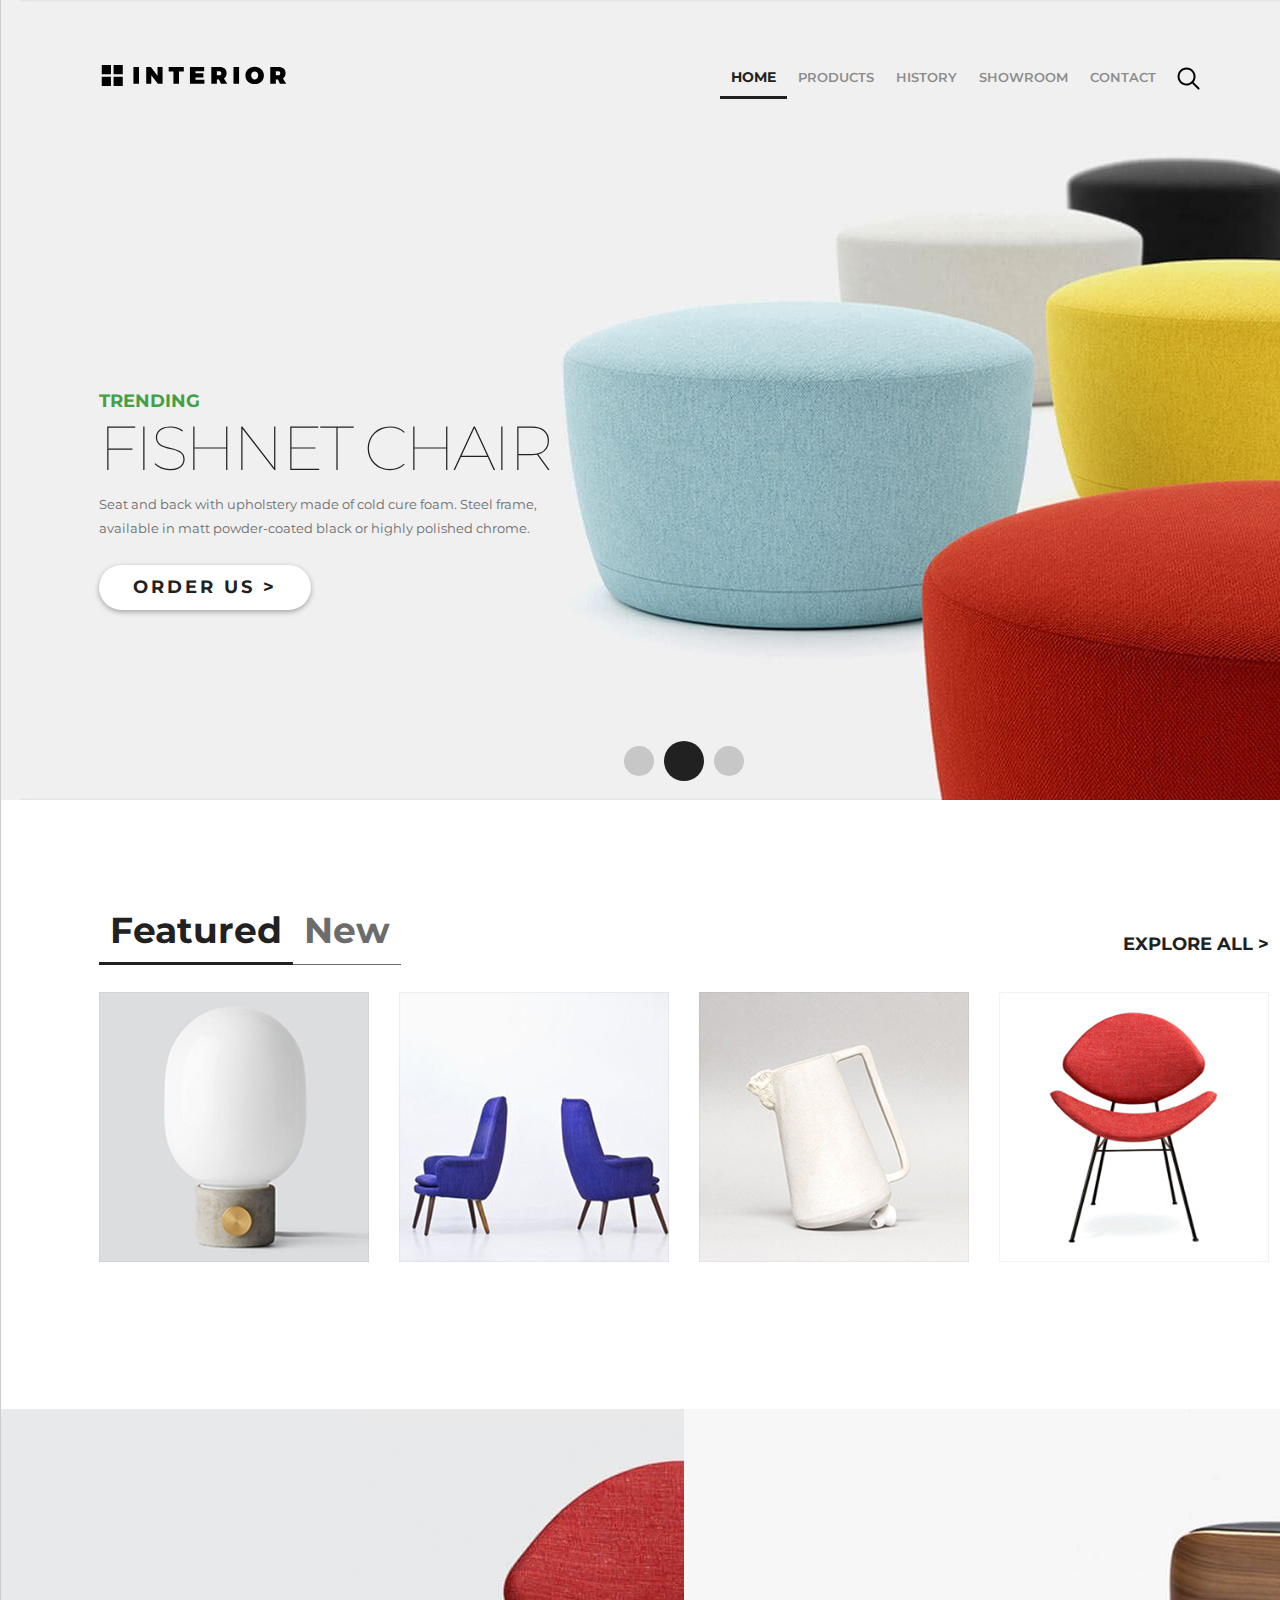
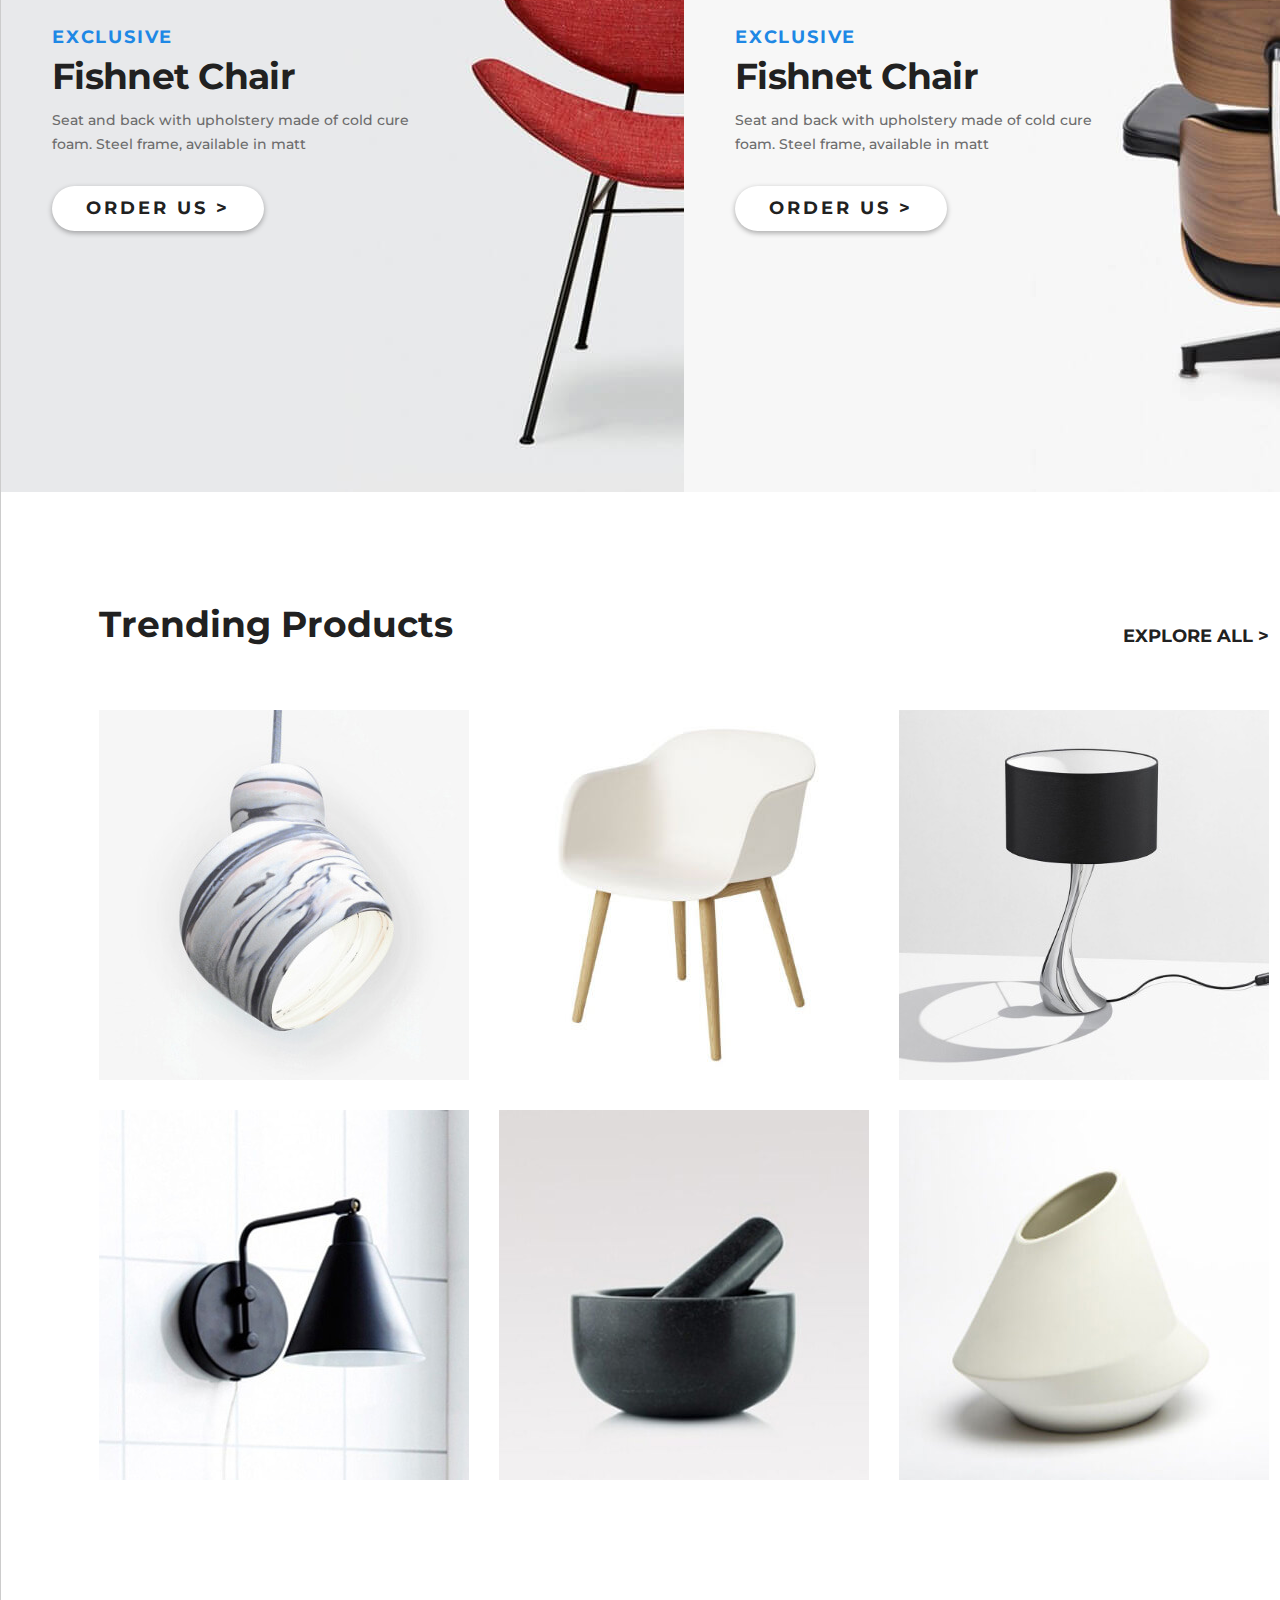
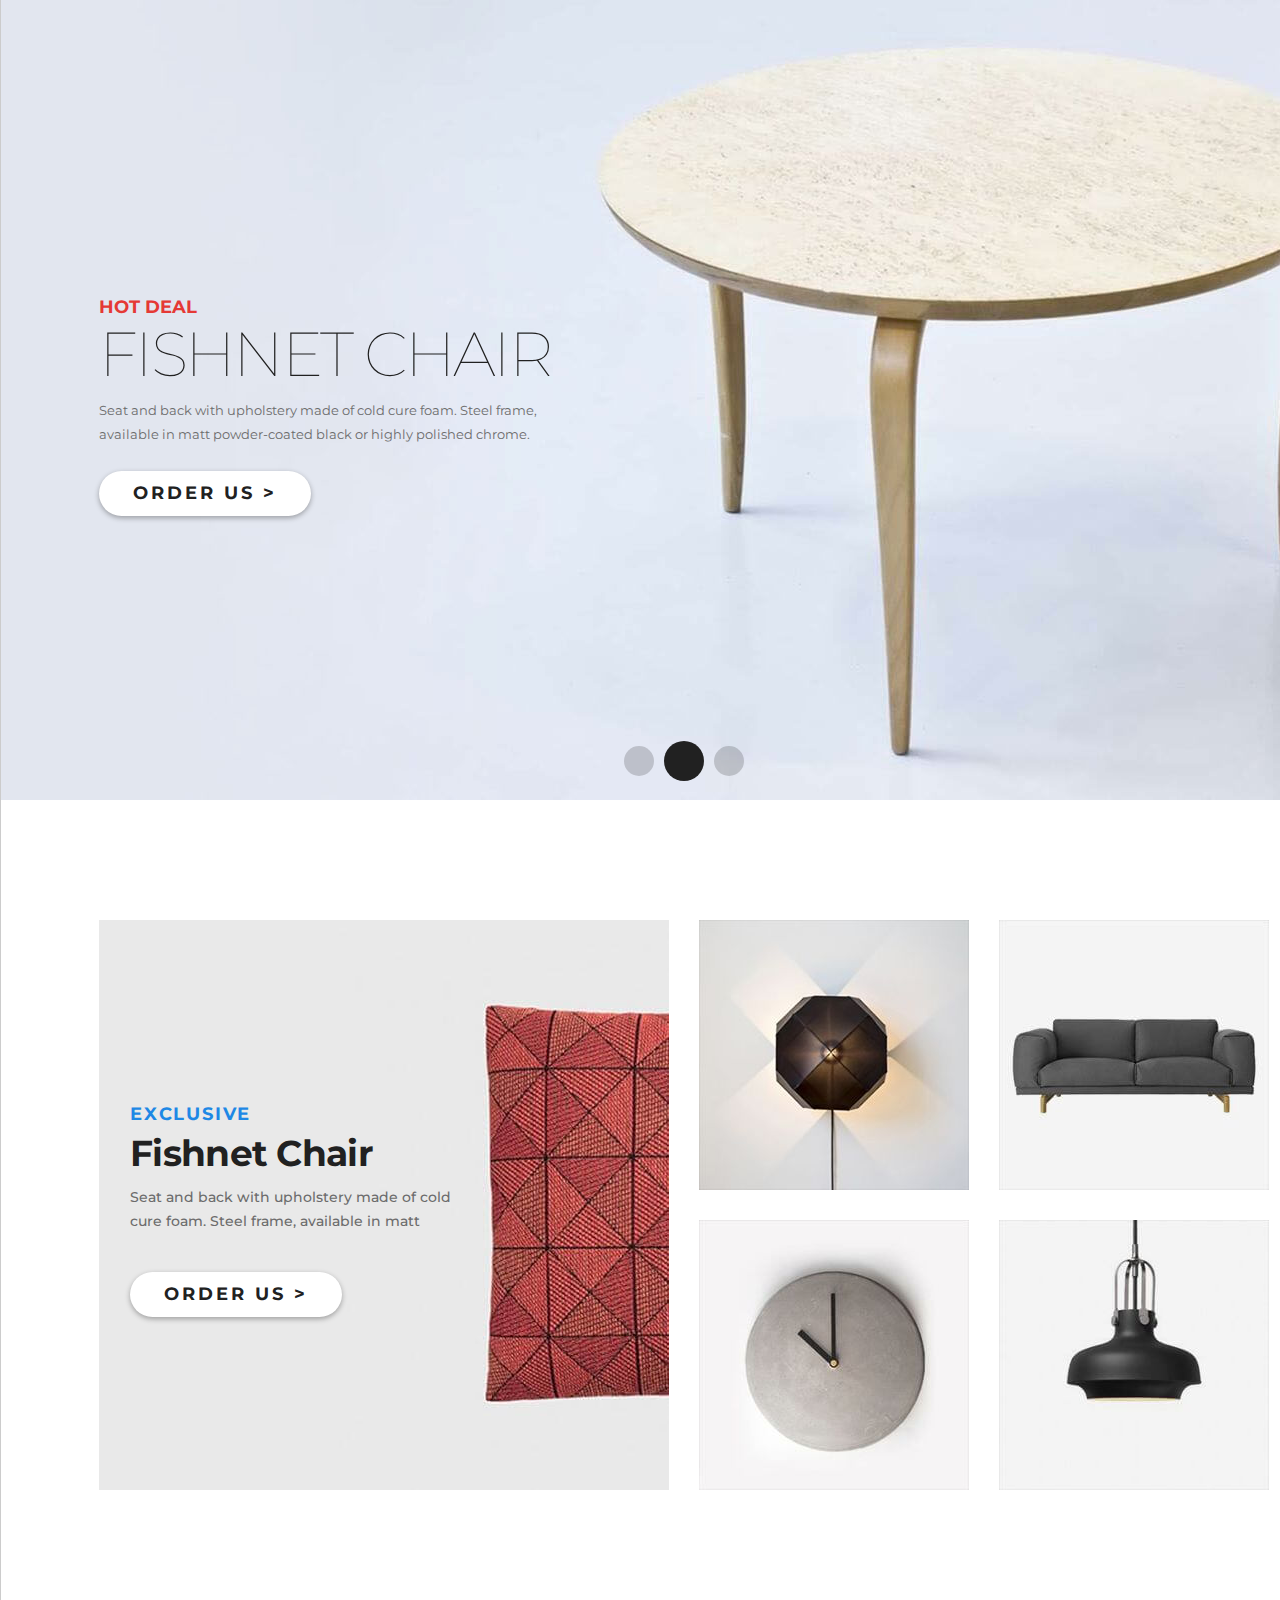
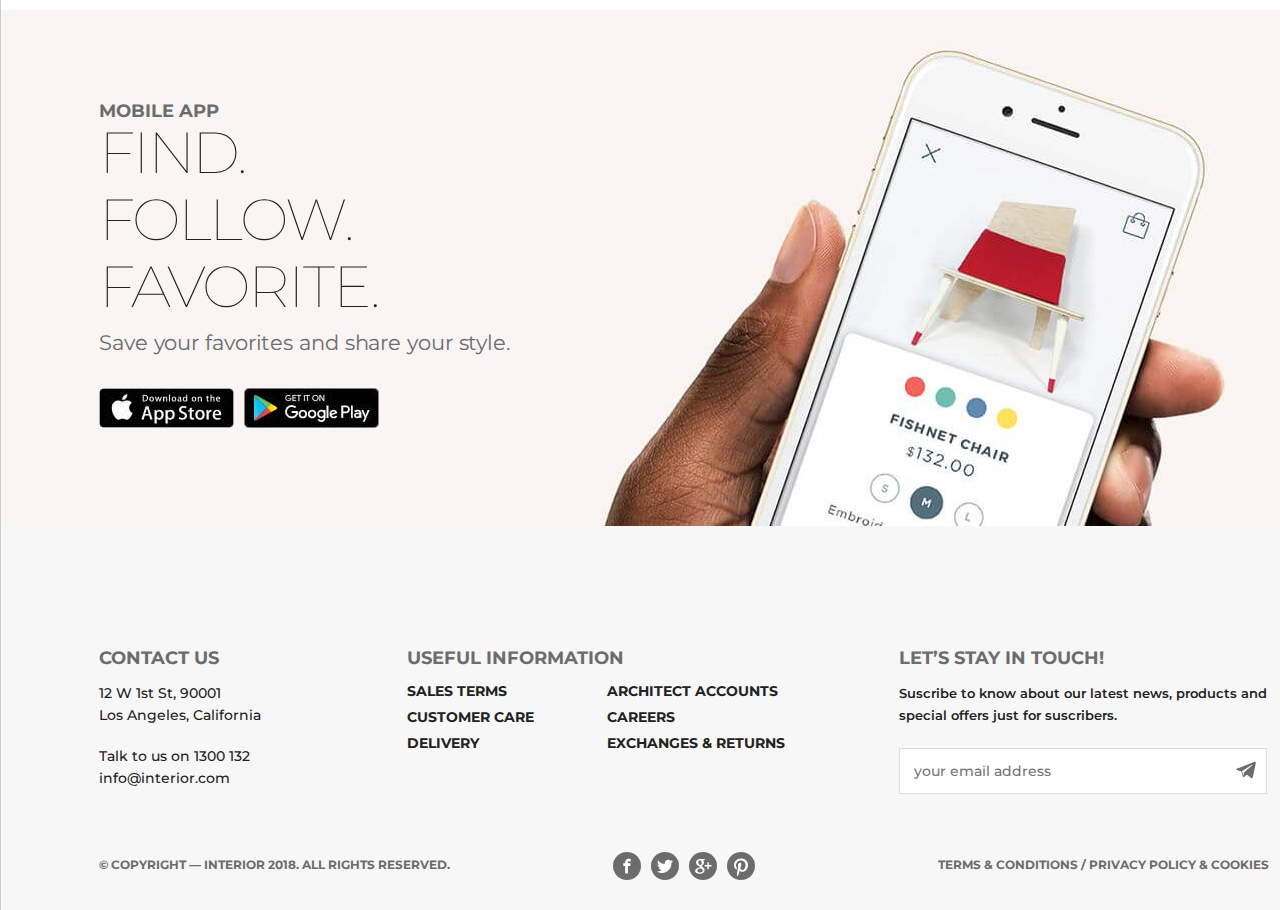
<file: index.html>
<!DOCTYPE html>
<html lang="en">

<head>
    <meta charset="UTF-8" />
    <meta property="og:type" content="website" />
    <meta name="Vic Novosad" property="og:title" content="Vic Novosad an example of my HTML/CSS page layout" />
    <meta name="image" property="og:image" content="https://interior.novostar.dev/img/frontpage.jpg" />
    <meta name="description" property="og:description" content="Vic Novosad an example of my HTML/CSS page layout" />
    <meta name="author" content="Vic Novosad" />
    <title>Interior</title>
    <link rel="stylesheet" href="reset_style.css">
    <link rel="stylesheet" href="style.css"> 
    <link rel="icon" href="img/favicon.png" type="image/x-icon" />
</head>

<body>
    <div class="container">
        <div class="content">
            <div class="slider padding-site">
                <header class="header">
                    <a href="index.html" class="logo"> <img src="img/Logo.svg" alt="logo"> </a>
                    <nav class="top-menu">
                        <ul class="menu">
                            <li><a class="active-link" href="index.html">HOME</a></li>
                            <li><a href="products.html">PRODUCTS</a></li>
                            <li><a href="#">HISTORY</a></li>
                            <li><a href="product-deails.html">SHOWROOM</a></li>
                            <li><a href="contact.html">CONTACT</a></li>
                        </ul>
                        <a href="#" class="search"> <img src="img/search.svg" alt="search"> </a>
                    </nav>
                </header>
                <article class="slider-text">
                    <h4>TRENDING</h4>
                    <h2>Fishnet Chair</h2>
                    <p>Seat and back with upholstery made of&nbsp;cold cure foam. Steel frame, available in&nbsp;matt powder-coated black or&nbsp;highly polished chrome.</p> <a class="button" href="#">Order Us &gt;</a> </article>
                <div class="pagination">
                    <div class="circle"></div>
                    <div class="circle active-circle"></div>
                    <div class="circle"></div>
                </div>
            </div>
            <div class="featured padding-site">
                <div class="featured-links">
                    <ul class="menu">
                        <li> <a class="active-link" href="#">Featured</a> </li>
                        <li> <a href="#">New</a> </li>
                    </ul> <a class="explore" href="#">explore all &gt;</a> </div>
                <div class="products">
                    <div class="product"> <img src="img/product-1.jpg" alt="product photo">
                        <article class="product-hover">
                            <a class="circle-button" href="#"><img src="img/arrow.svg" alt="arrow"></a>
                            <h4>Fishnet Chair</h4>
                            <p>Seat and back with upholstery made of&nbsp;cold cure foam.</p>
                        </article>
                    </div>
                    <div class="product"> <img src="img/product-2.jpg" alt="product photo">
                        <article class="product-hover">
                            <a class="circle-button" href="#"><img src="img/arrow.svg" alt="arrow"></a>
                            <h4>Fishnet Chair</h4>
                            <p>Seat and back with upholstery made of&nbsp;cold cure foam.</p>
                        </article>
                    </div>
                    <div class="product"> <img src="img/product-3.jpg" alt="product photo">
                        <article class="product-hover">
                            <a class="circle-button" href="#"><img src="img/arrow.svg" alt="arrow"></a>
                            <h4>Fishnet Chair</h4>
                            <p>Seat and back with upholstery made of&nbsp;cold cure foam.</p>
                        </article>
                    </div>
                    <div class="product"> <img src="img/product-4.jpg" alt="product photo">
                        <article class="product-hover">
                            <a class="circle-button" href="#"><img src="img/arrow.svg" alt="arrow"></a>
                            <h4>Fishnet Chair</h4>
                            <p>Seat and back with upholstery made of&nbsp;cold cure foam.</p>
                        </article>
                    </div>
                </div>
            </div>
            <div class="exclusive">
                <article class="left-ex">
                    <h4>exclusive</h4>
                    <h2>Fishnet Chair</h2>
                    <p>Seat and back with upholstery made of&nbsp;cold cure foam. Steel frame, available in&nbsp;matt</p> <a class="button" href="#">Order Us &gt;</a> </article>
                <article class="right-ex">
                    <h4>exclusive</h4>
                    <h2>Fishnet Chair</h2>
                    <p>Seat and back with upholstery made of&nbsp;cold cure foam. Steel frame, available in&nbsp;matt</p> <a class="button" href="#">Order Us &gt;</a> </article>
            </div>
            <section class="product-trending padding-site">
                <div class="titles">
                    <div>Trending Products</div> <a class="explore" href="#">explore all &gt;</a> </div>
                <div class="products">
                    <div class="line">
                        <a href="#" class="product"> <img src="img/product-11.jpg" alt="product photo"> </a>
                        <a href="#" class="product"> <img src="img/product-12.jpg" alt="product photo"> </a>
                        <a href="#" class="product"> <img src="img/product-13.jpg" alt="product photo"> </a>
                    </div>
                    <div class="line">
                        <a href="#" class="product"> <img src="img/product-14.jpg" alt="product photo"> </a>
                        <a href="#" class="product"> <img src="img/product-15.jpg" alt="product photo"> </a>
                        <a href="#" class="product"> <img src="img/product-16.jpg" alt="product photo"> </a>
                    </div>
                </div>
            </section>
            <div class="slider2 padding-site">
                <article class="slider-text">
                    <h4>Hot deal</h4>
                    <h2>Fishnet Chair</h2>
                    <p>Seat and back with upholstery made of&nbsp;cold cure foam. Steel frame, available in&nbsp;matt powder-coated black or&nbsp;highly polished chrome.</p> <a class="button" href="#">Order Us &gt;</a> </article>
                <div class="pagination">
                    <div class="circle"></div>
                    <div class="circle active-circle"></div>
                    <div class="circle"></div>
                </div>
            </div>
            <div class="exclusive-block padding-site">
                <article class="big-ex">
                    <h4>exclusive</h4>
                    <h2>Fishnet Chair</h2>
                    <p>Seat and back with upholstery made of&nbsp;cold cure foam. Steel frame, available in&nbsp;matt</p> <a class="button" href="#">Order Us &gt;</a> </article>
                <div class="products">
                    <a href="#" class="product"> <img src="img/product-22-sm.jpg" alt="product photo"> </a>
                    <a href="#" class="product"> <img src="img/product-23-sm.jpg" alt="product photo"> </a>
                    <a href="#" class="product"> <img src="img/product-24-sm.jpg" alt="product photo"> </a>
                    <a href="#" class="product"> <img src="img/product-25-sm.jpg" alt="product photo"> </a>
                </div>
            </div>
            <section class="mobile-app">
                <article class="text-block padding-site">
                    <h4>mobile app</h4>
                    <h2>Find. Follow. Favorite.</h2>
                    <p>Save your favorites and share your style.</p>
                    <a href="#"><img src="img/app-store.jpg" alt="app store"></a>
                    <a href="#"><img src="img/google-play.jpg" alt="google play"></a>
                </article>
            </section>
        </div>
        <footer>
            <div class="info padding-site">
                <article class="contact">
                    <h4>Contact Us</h4>
                    <p>12 W 1st St, 90001<br>Los Angeles, California</p>
                    <p>Talk to&nbsp;us on&nbsp;1300&nbsp;132 info@interior.com</p>
                </article>
                <article class="useful-info">
                    <h4>Useful Information</h4>
                    <nav class="links">
                        <div class="left"> <a href="#">Sales terms</a> <a href="#">Customer care</a> <a href="#">Delivery</a> </div>
                        <div class="right"> <a href="#">Architect accounts</a> <a href="#">Careers</a> <a href="#">Exchanges &amp;&nbsp;returns</a> </div>
                    </nav>
                </article>
                <article class="stay-touch">
                    <h4>Let&rsquo;s Stay in&nbsp;Touch!</h4>
                    <p>Suscribe to&nbsp;know about our latest news, products and special offers just for suscribers.</p>
                    <form action="#">
                        <input type="email" placeholder="your email address" id="email">
                        <button> <img src="img/telegram.svg" alt="telegram button"> </button>
                    </form>
                </article>
            </div>
            <div class="copyright padding-site">
                <h5>&copy;&nbsp;Copyright&nbsp;&mdash; INTERIOR 2018. All Rights Reserved.</h5>
                <div class="social-links">
                    <a href="#" class="circle"><img src="img/facebook.svg" alt="facebook"></a>
                    <a href="#" class="circle"><img src="img/twitter.svg" alt="twitter"></a>
                    <a href="#" class="circle"><img src="img/google-plus.svg" alt="google plus"></a>
                    <a href="#" class="circle"><img src="img/pinterest.svg" alt="pinterest"></a>
                </div>
                <h5 class="terms">Terms &amp;&nbsp;Conditions&nbsp;/ Privacy policy &amp;&nbsp;Cookies</h5> </div>
        </footer>
    </div>
</body>

</html>
</file>
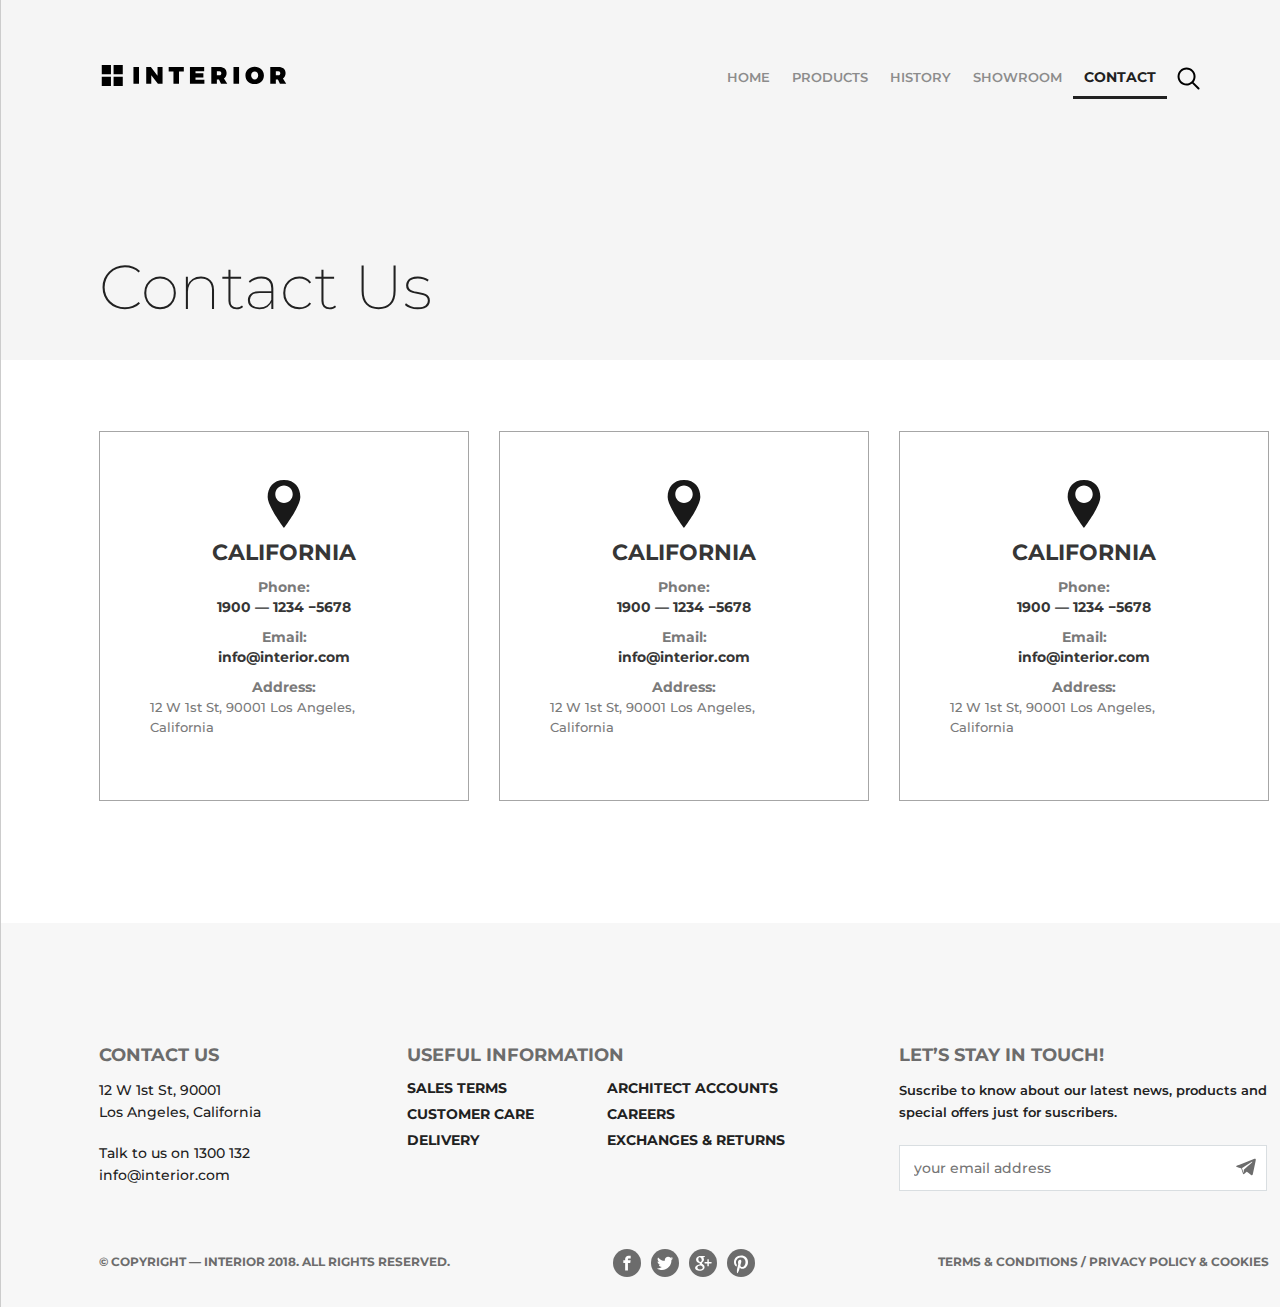
<file: contact.html>
<!DOCTYPE html>
<html lang="en">

<head>
    <meta charset="UTF-8">
    <title>Document</title>
    <link rel="stylesheet" href="reset_style.css">
    <link rel="stylesheet" href="style.css"> </head>

<body>
    <div class="container">
        <div class="content">
            <div class="header2 padding-site">
                <header class="header">
                    <a href="index.html" class="logo"> <img src="img/Logo.svg" alt="logo"> </a>
                    <nav class="top-menu">
                        <ul class="menu">
                            <li><a href="index.html">HOME</a></li>
                            <li><a href="products.html">PRODUCTS</a></li>
                            <li><a href="#">HISTORY</a></li>
                            <li><a href="product-deails.html">SHOWROOM</a></li>
                            <li><a class="active-link" href="contact.html">CONTACT</a></li>
                        </ul>
                        <a href="#" class="search"> <img src="img/search.svg" alt="search"> </a>
                    </nav>
                </header>
                <article class="text">
                    <h2>Contact Us</h2> </article>
            </div>
            <section class="contacts line padding-site">
                <article class="line">
                    <div> <img src="img/map-pin.svg" alt="map pin">
                        <h3>California</h3>
                        <div>
                            <h4>Phone:</h4>
                            <h5>1900&nbsp;&mdash; 1234 &minus;5678</h5> </div>
                        <div>
                            <h4>Email:</h4>
                            <h5>info@interior.com</h5> </div>
                        <div>
                            <h4>Address:</h4>
                            <p>12&nbsp;W 1st St, 90001 Los Angeles, California</p>
                        </div>
                    </div>
                </article>
                <article class="line">
                    <div> <img src="img/map-pin.svg" alt="map pin">
                        <h3>California</h3>
                        <div>
                            <h4>Phone:</h4>
                            <h5>1900&nbsp;&mdash; 1234 &minus;5678</h5> </div>
                        <div>
                            <h4>Email:</h4>
                            <h5>info@interior.com</h5> </div>
                        <div>
                            <h4>Address:</h4>
                            <p>12&nbsp;W 1st St, 90001 Los Angeles, California</p>
                        </div>
                    </div>
                </article>
                <article class="line">
                    <div> <img src="img/map-pin.svg" alt="map pin">
                        <h3>California</h3>
                        <div>
                            <h4>Phone:</h4>
                            <h5>1900&nbsp;&mdash; 1234 &minus;5678</h5> </div>
                        <div>
                            <h4>Email:</h4>
                            <h5>info@interior.com</h5> </div>
                        <div>
                            <h4>Address:</h4>
                            <p>12&nbsp;W 1st St, 90001 Los Angeles, California</p>
                        </div>
                    </div>
                </article>
            </section>
        </div>
        <footer>
            <div class="info padding-site">
                <article class="contact">
                    <h4>Contact Us</h4>
                    <p>12 W 1st St, 90001<br>Los Angeles, California</p>
                    <p>Talk to&nbsp;us on&nbsp;1300&nbsp;132 info@interior.com</p>
                </article>
                <article class="useful-info">
                    <h4>Useful Information</h4>
                    <nav class="links">
                        <div class="left"> <a href="#">Sales terms</a> <a href="#">Customer care</a> <a href="#">Delivery</a> </div>
                        <div class="right"> <a href="#">Architect accounts</a> <a href="#">Careers</a> <a href="#">Exchanges &amp;&nbsp;returns</a> </div>
                    </nav>
                </article>
                <article class="stay-touch">
                    <h4>Let&rsquo;s Stay in&nbsp;Touch!</h4>
                    <p>Suscribe to&nbsp;know about our latest news, products and special offers just for suscribers.</p>
                    <form action="#">
                        <input type="email" placeholder="your email address" id="email">
                        <button> <img src="img/telegram.svg" alt="telegram button"> </button>
                    </form>
                </article>
            </div>
            <div class="copyright padding-site">
                <h5>&copy;&nbsp;Copyright&nbsp;&mdash; INTERIOR 2018. All Rights Reserved.</h5>
                <div class="social-links">
                    <a href="#" class="circle"><img src="img/facebook.svg" alt="facebook"></a>
                    <a href="#" class="circle"><img src="img/twitter.svg" alt="twitter"></a>
                    <a href="#" class="circle"><img src="img/google-plus.svg" alt="google plus"></a>
                    <a href="#" class="circle"><img src="img/pinterest.svg" alt="pinterest"></a>
                </div>
                <h5 class="terms">Terms &amp;&nbsp;Conditions&nbsp;/ Privacy policy &amp;&nbsp;Cookies</h5> </div>
        </footer>
    </div>
</body>

</html>
</file>
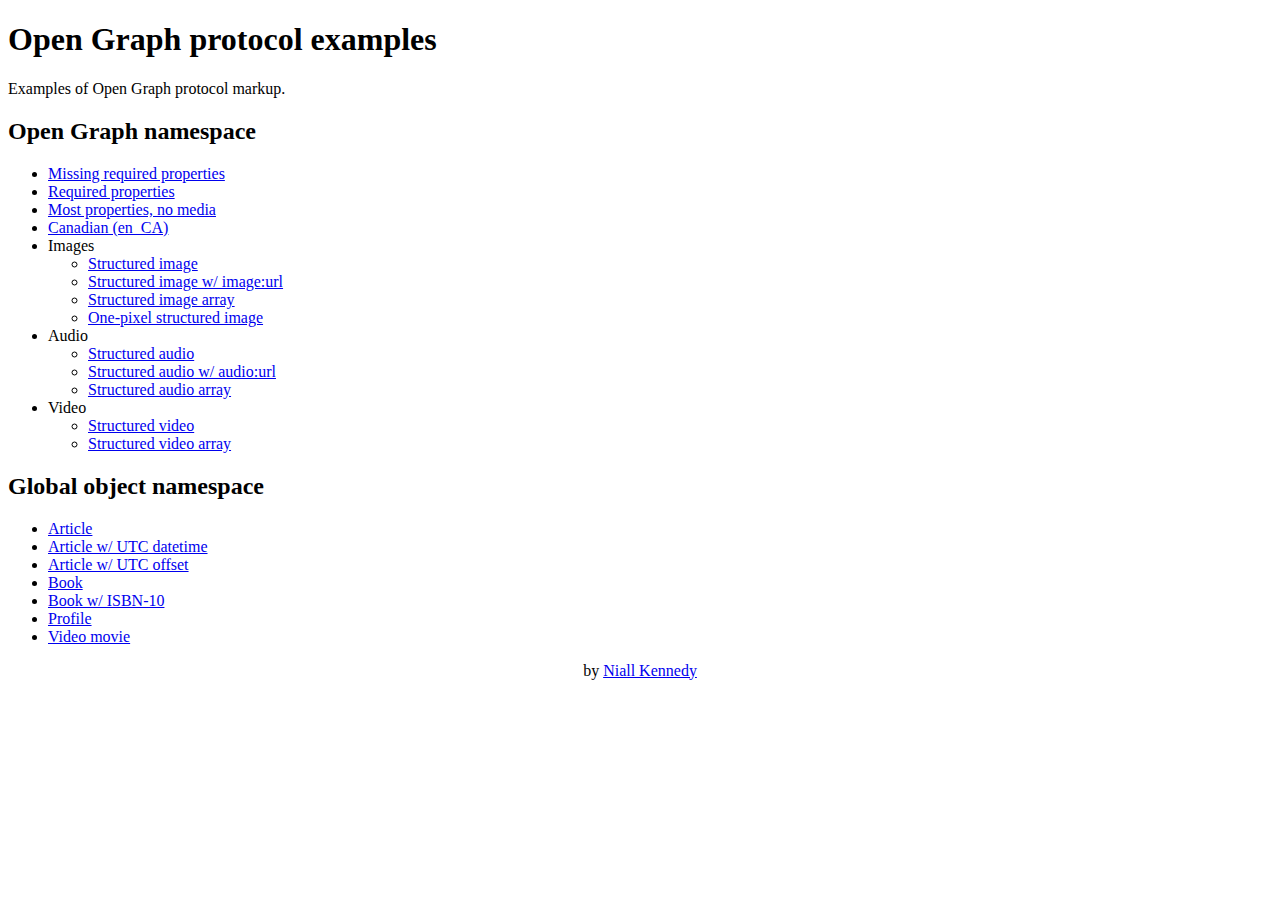
<file: LinkedIn1.html>
<!doctype html>
<html lang="en">
<head prefix="og: http://ogp.me/ns#">
<meta charset="utf-8">
<meta http-equiv="X-UA-Compatible" content="IE=edge,chrome=1">
<title>Open Graph protocol examples</title>
<meta name="description" content="Example HTML documents marked up with Open Graph protocol.">
<meta property="og:description" content="Example HTML documents marked up with Open Graph protocol.">
<meta property="og:type" content="website">
<meta property="og:locale" content="en_US">
<meta property="og:title" content="Open Graph protocol examples">
<meta property="og:site_name" content="Open Graph protocol examples">
<meta property="og:determiner" content="the">
<link rel="canonical" href="http://examples.opengraphprotocol.us/">
<meta property="og:url" content="http://examples.opengraphprotocol.us/">
<meta property="og:image" content="http://examples.opengraphprotocol.us/media/images/logo.png">
<meta property="og:image:secure_url" content="https://d72cgtgi6hvvl.cloudfront.net/media/images/logo.png">
<meta property="og:image:type" content="image/png">
<meta property="og:image:width" content="300">
<meta property="og:image:height" content="300">
<link rel="author" href="http://www.niallkennedy.com/">
<link rel="icon shortcut" type="image/vnd.microsoft.icon" href="/favicon.ico" sizes="16x16">
<link rel="icon" type="image/png" href="/media/images/icon.png" sizes="16x16">
</head>
<body itemscope itemtype="http://schema.org/WebPage">
<header><h1 itemprop="name">Open Graph protocol examples</h1></header>
<div role="main">
<p itemprop="description">Examples of Open Graph protocol markup.</p>

<section id="standard">
<header><h2>Open Graph namespace</h2></header>
<ul>
<li><a href="/min.html">Missing required properties</a></li>
<li><a href="/required.html">Required properties</a></li>
<li><a href="/nomedia.html">Most properties, no media</a></li>
<li><a href="/canadian.html">Canadian (en_CA)</a></li>
<li>Images<ul>
<li><a href="/image.html">Structured image</a></li>
<li><a href="/image-url.html">Structured image w/ image:url</a></li>
<li><a href="/image-array.html">Structured image array</a></li>
<li><a href="/image-toosmall.html">One-pixel structured image</a></li></ul></li>
<li>Audio<ul>
<li><a href="/audio.html">Structured audio</a></li>
<li><a href="/audio-url.html">Structured audio w/ audio:url</a></li>
<li><a href="/audio-array.html">Structured audio array</a></li></ul></li>
<li>Video<ul>
<li><a href="/video.html">Structured video</a></li>
<li><a href="/video-array.html">Structured video array</a></li></ul></li>
</ul>
</section>

<section id="objects">
<header><h2>Global object namespace</h2></header>
<ul>
<li><a href="/article.html">Article</a></li>
<li><a href="/article-utc.html">Article w/ UTC datetime</a></li>
<li><a href="/article-offset.html">Article w/ UTC offset</a></li>
<li><a href="/book.html">Book</a></li>
<li><a href="/book-isbn10.html">Book w/ ISBN-10</a></li>
<li><a href="/profile.html">Profile</a></li>
<li><a href="/video-movie.html">Video movie</a></li>
</ul>
</section>
</div>
<footer style="text-align:center">by <a rel="author" href="http://www.niallkennedy.com/">Niall Kennedy</a></footer>
</body>
</html>
</file>
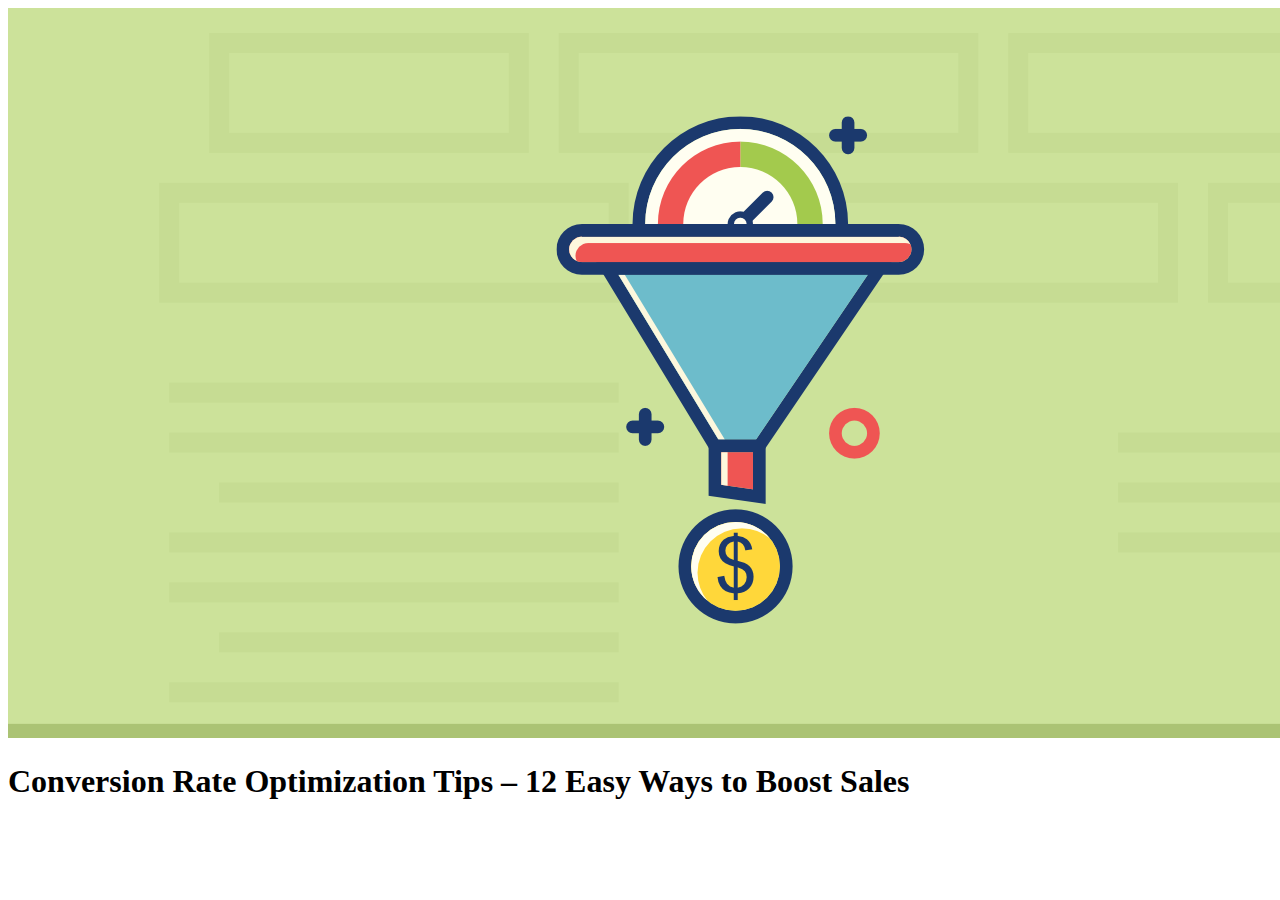
<file: LinkedIn2.html>
<!DOCTYPE html>
<html lang="en">

<head>
    <meta charset="UTF-8">
    <meta property="og:image:secure_url" content="https://kinsta.com/wp-content/uploads/2014/04/conversion-rate-optimization-tips-1.png">
    <title>Document</title>
</head>

<body>
    <div class="container--narrow">
        <div class="pb--40"> <img src="./LinkedIn_files/testpic1.png"> </div>
        <h1 class="heading--huge">Conversion Rate Optimization Tips – 12 Easy Ways to Boost Sales</h1> </div>
</body>

</html>
</file>
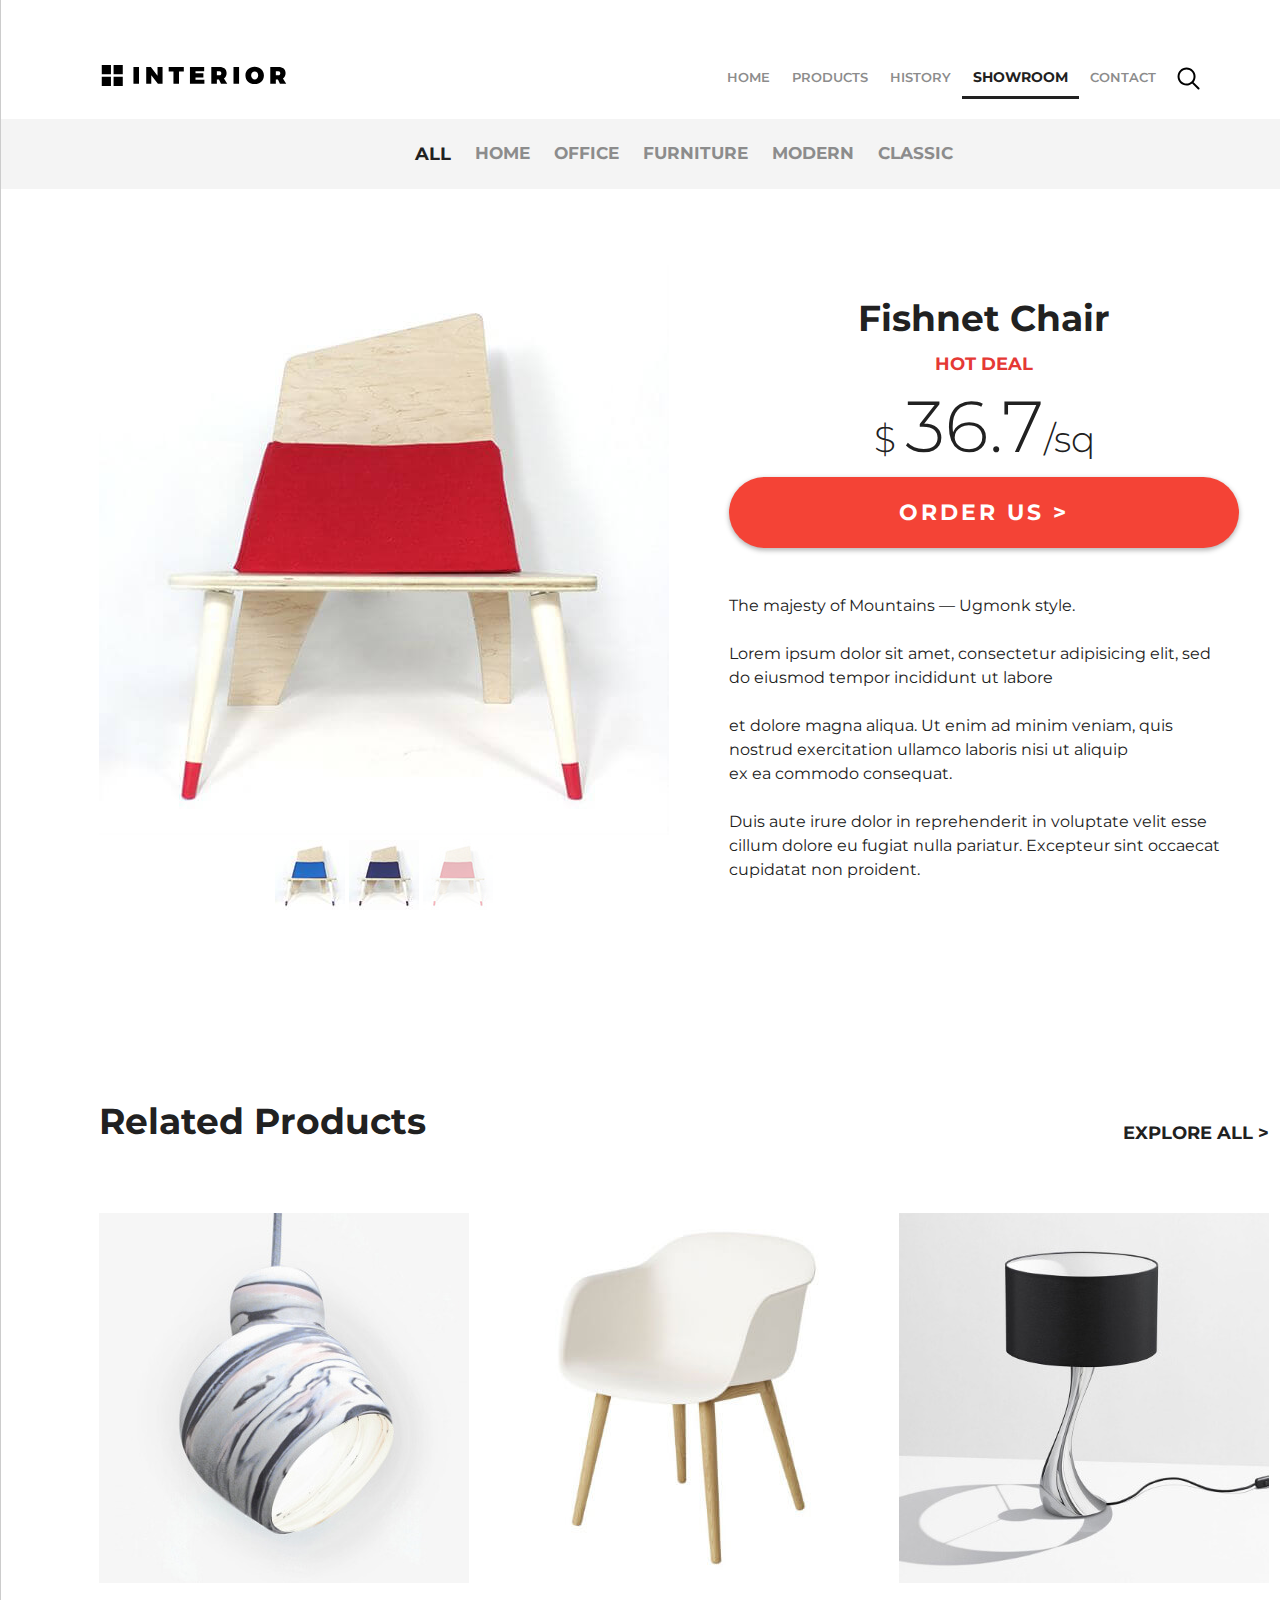
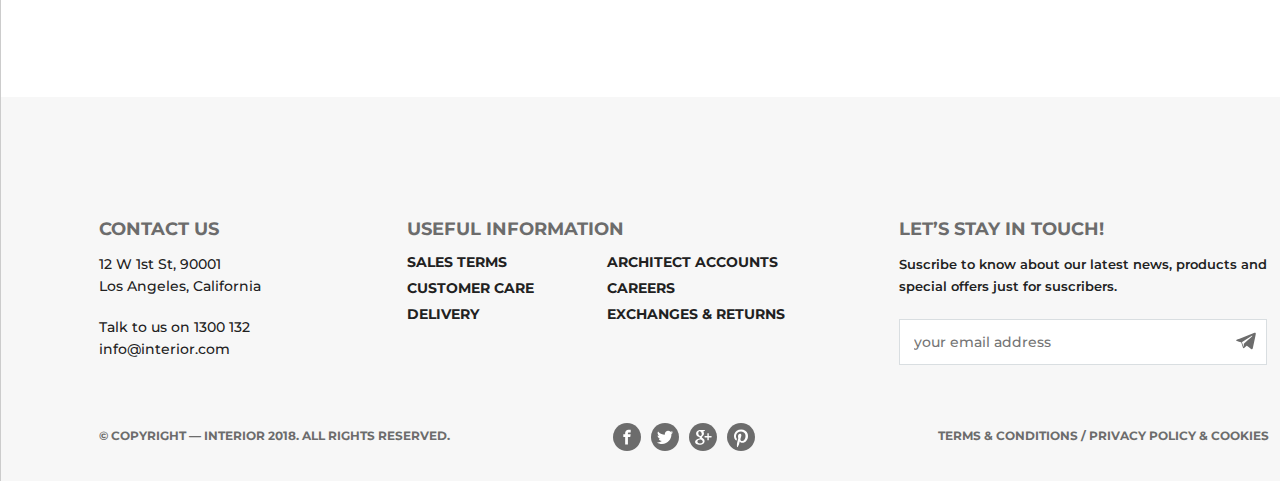
<file: product-deails.html>
<!DOCTYPE html>
<html lang="en">

<head>
    <meta charset="UTF-8">
    <title>Document</title>
    <link rel="stylesheet" href="reset_style.css">
    <link rel="stylesheet" href="style.css"> </head>

<body>
    <div class="container">
        <div class="content">
            <div class="product-details padding-site">
                <header class="header">
                    <a href="index.html" class="logo"> <img src="img/Logo.svg" alt="logo"> </a>
                    <nav class="top-menu">
                        <ul class="menu">
                            <li><a href="index.html">HOME</a></li>
                            <li><a href="products.html">PRODUCTS</a></li>
                            <li><a href="#">HISTORY</a></li>
                            <li><a class="active-link" href="product-deails.html">SHOWROOM</a></li>
                            <li><a href="contact.html">CONTACT</a></li>
                        </ul>
                        <a href="#" class="search"> <img src="img/search.svg" alt="search"> </a>
                    </nav>
                </header>
            </div>
            <nav class="product-menu">
                <ul class="menu2">
                    <li> <a class="active-link" href="#">All</a> </li>
                    <li> <a href="#">HOME</a> </li>
                    <li> <a href="#">OFFICE</a> </li>
                    <li> <a href="#">FURNITURE</a> </li>
                    <li> <a href="#">MODERN</a> </li>
                    <li> <a href="#">CLASSIC</a> </li>
                </ul>
            </nav>
            <div class="detailed-product padding-site">
                <div class="pictures">
                    <div><img src="img/product-33-lg.jpg" alt="large product"></div>
                    <div class="small-pics"><img src="img/product-31-sm.jpg" alt=""> <img src="img/product-32-sm.jpg" alt=""> <img class="active" src="img/product-33-sm.jpg" alt=""></div>
                </div>
                <article class="product-text">
                    <h3>Fishnet Chair</h3>
                    <h4>Hot deal</h4>
                    <h2>$&nbsp;<span>36.7</span>/sq</h2> <a class="button" href="#">Order Us &gt;</a>
                    <p>The majesty of&nbsp;Mountains&nbsp;&mdash; Ugmonk style.
                        <br>
                        <br> Lorem ipsum dolor sit amet, consectetur adipisicing elit, sed do&nbsp;eiusmod tempor incididunt ut&nbsp;labore
                        <br>
                        <br> et&nbsp;dolore magna aliqua. Ut&nbsp;enim ad&nbsp;minim veniam, quis nostrud exercitation ullamco laboris nisi ut&nbsp;aliquip ex&nbsp;ea&nbsp;commodo consequat.
                        <br>
                        <br> Duis aute irure dolor in&nbsp;reprehenderit in&nbsp;voluptate velit esse cillum dolore eu&nbsp;fugiat nulla pariatur. Excepteur sint occaecat cupidatat non proident. </p>
                </article>
            </div>
            <div class="related-product padding-site">
                <div class="titles">
                    <div>Related Products</div> <a class="explore" href="#">explore all &gt;</a> </div>
                <div class="products">
                    <a href="#" class="product"> <img src="img/product-11.jpg" alt="product photo"> </a>
                    <a href="#" class="product"> <img src="img/product-12.jpg" alt="product photo"> </a>
                    <a href="#" class="product"> <img src="img/product-13.jpg" alt="product photo"> </a>
                </div>
            </div>
        </div>
        <footer>
            <div class="info padding-site">
                <article class="contact">
                    <h4>Contact Us</h4>
                    <p>12 W 1st St, 90001<br>Los Angeles, California</p>
                    <p>Talk to&nbsp;us on&nbsp;1300&nbsp;132 info@interior.com</p>
                </article>
                <article class="useful-info">
                    <h4>Useful Information</h4>
                    <nav class="links">
                        <div class="left"> <a href="#">Sales terms</a> <a href="#">Customer care</a> <a href="#">Delivery</a> </div>
                        <div class="right"> <a href="#">Architect accounts</a> <a href="#">Careers</a> <a href="#">Exchanges &amp;&nbsp;returns</a> </div>
                    </nav>
                </article>
                <article class="stay-touch">
                    <h4>Let&rsquo;s Stay in&nbsp;Touch!</h4>
                    <p>Suscribe to&nbsp;know about our latest news, products and special offers just for suscribers.</p>
                    <form action="#">
                        <input type="email" placeholder="your email address" id="email">
                        <button> <img src="img/telegram.svg" alt="telegram button"> </button>
                    </form>
                </article>
            </div>
            <div class="copyright padding-site">
                <h5>&copy;&nbsp;Copyright&nbsp;&mdash; INTERIOR 2018. All Rights Reserved.</h5>
                <div class="social-links">
                    <a href="#" class="circle"><img src="img/facebook.svg" alt="facebook"></a>
                    <a href="#" class="circle"><img src="img/twitter.svg" alt="twitter"></a>
                    <a href="#" class="circle"><img src="img/google-plus.svg" alt="google plus"></a>
                    <a href="#" class="circle"><img src="img/pinterest.svg" alt="pinterest"></a>
                </div>
                <h5 class="terms">Terms &amp;&nbsp;Conditions&nbsp;/ Privacy policy &amp;&nbsp;Cookies</h5> </div>
        </footer>
    </div>
</body>

</html>
</file>
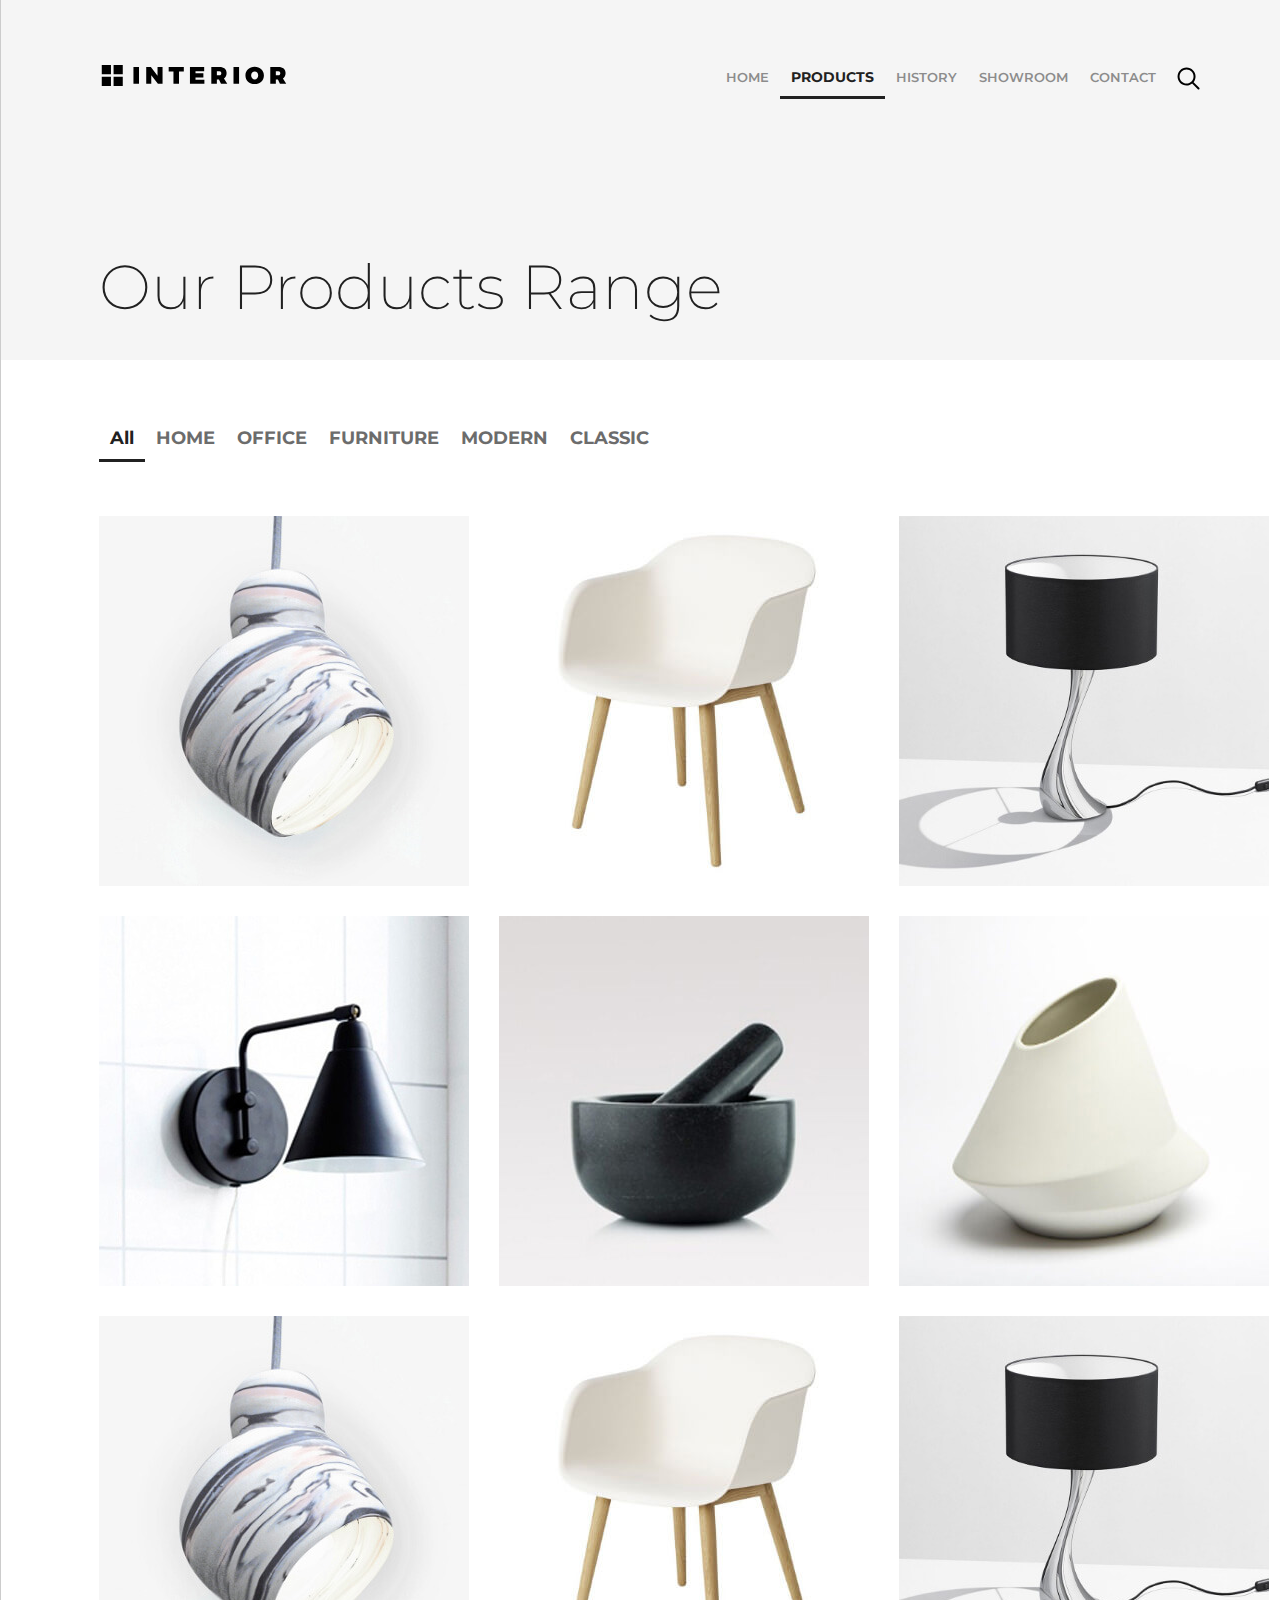
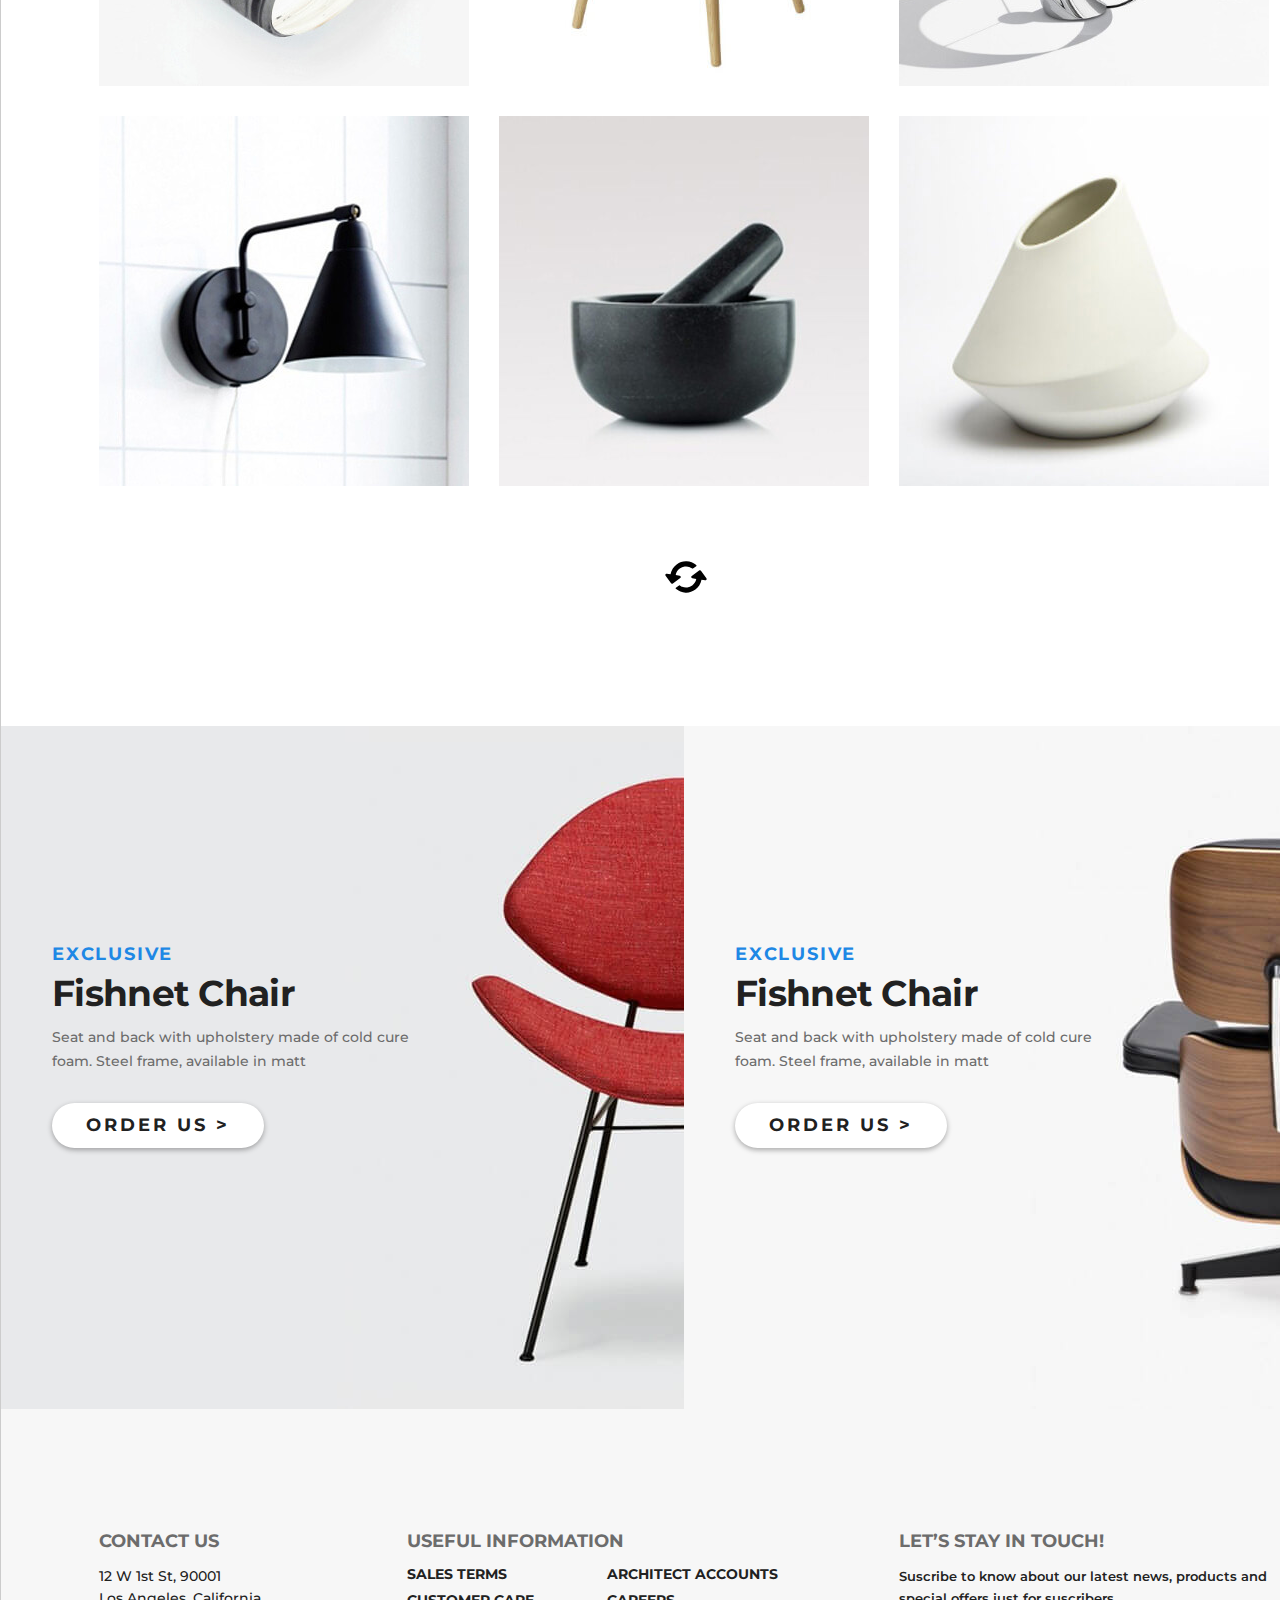
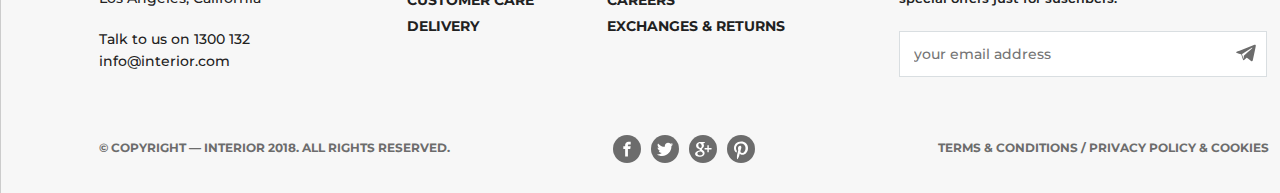
<file: products.html>
<!DOCTYPE html>
<html lang="en">

<head>
    <meta charset="UTF-8">
    <title>Document</title>
    <link rel="stylesheet" href="reset_style.css">
    <link rel="stylesheet" href="style.css"> </head>

<body>
    <div class="container">
        <div class="content">
            <div class="header2 padding-site">
                <header class="header">
                    <a href="index.html" class="logo"> <img src="img/Logo.svg" alt="logo"> </a>
                    <nav class="top-menu">
                        <ul class="menu">
                            <li><a href="index.html">HOME</a></li>
                            <li><a class="active-link" href="products.html">PRODUCTS</a></li>
                            <li><a href="#">HISTORY</a></li>
                            <li><a href="product-deails.html">SHOWROOM</a></li>
                            <li><a href="contact.html">CONTACT</a></li>
                        </ul>
                        <a href="#" class="search"> <img src="img/search.svg" alt="search"> </a>
                    </nav>
                </header>
                <article class="text">
                    <h2>Our Products Range</h2> </article>
            </div>
            <div class="products-menu padding-site">
                <nav class="featured-links">
                    <ul class="menu">
                        <li> <a class="active-link" href="#">All</a> </li>
                        <li> <a href="#">HOME</a> </li>
                        <li> <a href="#">OFFICE</a> </li>
                        <li> <a href="#">FURNITURE</a> </li>
                        <li> <a href="#">MODERN</a> </li>
                        <li> <a href="#">CLASSIC</a> </li>
                    </ul>
                </nav>
                <div class="products">
                    <a href="product-deails.html" class="product"> <img src="img/product-11.jpg" alt="product photo"> </a>
                    <a href="product-deails.html" class="product"> <img src="img/product-12.jpg" alt="product photo"> </a>
                    <a href="product-deails.html" class="product"> <img src="img/product-13.jpg" alt="product photo"> </a>
                    <a href="product-deails.html" class="product"> <img src="img/product-14.jpg" alt="product photo"> </a>
                    <a href="product-deails.html" class="product"> <img src="img/product-15.jpg" alt="product photo"> </a>
                    <a href="product-deails.html" class="product"> <img src="img/product-16.jpg" alt="product photo"> </a>
                    <a href="product-deails.html" class="product"> <img src="img/product-11.jpg" alt="product photo"> </a>
                    <a href="product-deails.html" class="product"> <img src="img/product-12.jpg" alt="product photo"> </a>
                    <a href="product-deails.html" class="product"> <img src="img/product-13.jpg" alt="product photo"> </a>
                    <a href="product-deails.html" class="product"> <img src="img/product-14.jpg" alt="product photo"> </a>
                    <a href="product-deails.html" class="product"> <img src="img/product-15.jpg" alt="product photo"> </a>
                    <a href="product-deails.html" class="product"> <img src="img/product-16.jpg" alt="product photo"> </a>
                </div>
                <button><img src="img/refresh.svg" alt="refresh"></button>
            </div>
            <div class="exclusive">
                <article class="left-ex">
                    <h4>exclusive</h4>
                    <h2>Fishnet Chair</h2>
                    <p>Seat and back with upholstery made of&nbsp;cold cure foam. Steel frame, available in&nbsp;matt</p> <a class="button" href="#">Order Us &gt;</a> </article>
                <article class="right-ex">
                    <h4>exclusive</h4>
                    <h2>Fishnet Chair</h2>
                    <p>Seat and back with upholstery made of&nbsp;cold cure foam. Steel frame, available in&nbsp;matt</p> <a class="button" href="#">Order Us &gt;</a> </article>
            </div>
        </div>
        <footer>
            <div class="info padding-site">
                <article class="contact">
                    <h4>Contact Us</h4>
                    <p>12 W 1st St, 90001<br>Los Angeles, California</p>
                    <p>Talk to&nbsp;us on&nbsp;1300&nbsp;132 info@interior.com</p>
                </article>
                <article class="useful-info">
                    <h4>Useful Information</h4>
                    <nav class="links">
                        <div class="left"> <a href="#">Sales terms</a> <a href="#">Customer care</a> <a href="#">Delivery</a> </div>
                        <div class="right"> <a href="#">Architect accounts</a> <a href="#">Careers</a> <a href="#">Exchanges &amp;&nbsp;returns</a> </div>
                    </nav>
                </article>
                <article class="stay-touch">
                    <h4>Let&rsquo;s Stay in&nbsp;Touch!</h4>
                    <p>Suscribe to&nbsp;know about our latest news, products and special offers just for suscribers.</p>
                    <form action="#">
                        <input type="email" placeholder="your email address" id="email">
                        <button> <img src="img/telegram.svg" alt="telegram button"> </button>
                    </form>
                </article>
            </div>
            <div class="copyright padding-site">
                <h5>&copy;&nbsp;Copyright&nbsp;&mdash; INTERIOR 2018. All Rights Reserved.</h5>
                <div class="social-links">
                    <a href="#" class="circle"><img src="img/facebook.svg" alt="facebook"></a>
                    <a href="#" class="circle"><img src="img/twitter.svg" alt="twitter"></a>
                    <a href="#" class="circle"><img src="img/google-plus.svg" alt="google plus"></a>
                    <a href="#" class="circle"><img src="img/pinterest.svg" alt="pinterest"></a>
                </div>
                <h5 class="terms">Terms &amp;&nbsp;Conditions&nbsp;/ Privacy policy &amp;&nbsp;Cookies</h5> </div>
        </footer>
    </div>
</body>

</html>
</file>
<file: style.css>
/* Generated by less 2.5.1 */
@import url('https://fonts.googleapis.com/css?family=Montserrat:100,200,300,400,500,600,700');
html,
body {
  font-family: 'Montserrat', sans-serif;
  height: 100%;
}
input {
  font-family: 'Montserrat', sans-serif;
}
.container {
  min-height: 100%;
  display: flex;
  flex-direction: column;
  width: 1366px;
  margin: 0 auto;
  border-left: 1px solid #cccccc;
  border-right: 1px solid #cccccc;
}
.content {
  /* take all empty space */
  flex: 1;
}
.padding-site {
  padding-left: 98px;
  padding-right: 98px;
}
.slider {
  position: relative;
  background: url(img/slider-img.jpg) no-repeat center right;
  background-color: #f0f0f0;
  height: 800px;
}
.header {
  display: flex;
  justify-content: space-between;
}
.logo {
  margin-top: 63px;
}
.top-menu {
  display: flex;
  flex-direction: row;
  margin-top: 67px;
  margin-right: 69px;
}
.menu {
  list-style-type: none;
  display: flex;
}
.menu a {
  padding: 10px 11px;
  color: #8c8c8c;
  font-size: 13px;
  font-weight: 600;
  text-decoration: none;
  transition-property: border;
  transition-timing-function: ease;
}
.menu a:hover {
  color: #212121;
  padding-bottom: 13px;
  border-bottom: 1px solid #212121;
}
.menu .active-link {
  color: #212121;
  font-size: 14px;
  font-weight: 700;
  text-decoration: none;
  border-bottom: 3px solid #212121;
}
.menu .active-link:hover {
  color: #8c8c8c;
  padding-bottom: 10px;
  border-bottom: 3px solid #212121;
  /*    border-color: @dark-menu;*/
}
.search {
  padding-left: 10px;
}
.slider-text {
  margin-top: 283px;
}
.slider-text h4 {
  color: #43a047;
  font-size: 18px;
  font-weight: 700;
  line-height: 48px;
  text-align: left;
}
.slider-text h2 {
  text-transform: uppercase;
  color: #212121;
  font-size: 62px;
  font-weight: 100;
  line-height: 47px;
  text-align: left;
  letter-spacing: -2.7px;
}
.slider-text p {
  width: 458px;
  color: #6c6c6c;
  font-size: 13px;
  font-weight: 400;
  line-height: 24px;
  text-align: left;
  margin: 20px 0 25px;
}
.button {
  text-transform: uppercase;
  display: block;
  background-color: #ffffff;
  width: 212px;
  height: 45px;
  border-radius: 22.5px;
  box-shadow: 0px 2px 4.85px 0.15px rgba(33, 33, 33, 0.35);
  color: #212121;
  font-size: 18px;
  font-weight: 700;
  line-height: 45px;
  text-decoration: none;
  text-align: center;
  letter-spacing: 3px;
  transition-duration: 2000ms;
  transition-property: color;
  transition-timing-function: ease;
}
.button:hover {
  background-color: #f7f7f7;
  color: #6c6c6c;
}
.button:active {
  position: relative;
  top: 2px;
  box-shadow: 0 1px 4.85px 0.05px rgba(33, 33, 33, 0.35);
}
.circle {
  display: block;
  background-color: rgba(33, 33, 33, 0.2);
  width: 30px;
  height: 30px;
  border-radius: 50%;
  margin-left: 5px;
  margin-right: 5px;
}
.pagination {
  width: 1170px;
  position: absolute;
  bottom: 19px;
  display: flex;
  flex-direction: row;
  justify-content: center;
  align-items: center;
  margin-top: 110px;
}
.pagination .active-circle {
  width: 40px;
  height: 40px;
  background-color: #212121;
}
.pagination div:hover {
  background-color: #212121;
}
.featured {
  height: 609px;
}
.featured .menu {
  align-items: flex-end;
}
.featured-links {
  display: flex;
  justify-content: space-between;
  height: 147px;
}
.featured-links .menu a {
  font-size: 36px;
  font-weight: bold;
  line-height: 0px;
  text-align: left;
  color: #6c6c6c;
  padding-bottom: 12px;
  border-bottom: 1px solid;
}
.featured-links .menu a:hover {
  color: #8c8c8c;
}
.featured-links .menu .active-link {
  font-size: 36px;
  font-weight: bold;
  line-height: 0px;
  text-align: left;
  color: #212121;
  padding-bottom: 10px;
  border-bottom: 3px solid #212121;
}
.featured-links .menu .active-link:hover {
  color: #6c6c6c;
}
.explore {
  margin-top: 132px;
  text-transform: uppercase;
  color: #212121;
  font-size: 18px;
  font-weight: 700;
  line-height: 24px;
  text-align: center;
  text-decoration: none;
}
.explore:hover {
  color: #6c6c6c;
}
.products {
  display: flex;
  justify-content: space-between;
}
.featured .products {
  margin-top: 45px;
}
.product {
  width: 270px;
  height: 270px;
  position: relative;
}
.product:hover .product-hover {
  display: flex;
}
.product-hover {
  border-width: 1px;
  border-color: #9c9c9c;
  border-style: solid;
  background-color: #ffffff;
  opacity: 0.9;
  width: 268px;
  height: 268px;
  position: absolute;
  top: 0;
  left: 0;
  flex-direction: column;
  justify-content: center;
  align-items: center;
  display: none;
}
.product-hover h4 {
  margin: 19px;
  color: #212121;
  font-size: 22px;
  font-weight: 700;
  line-height: 30px;
  text-align: center;
}
.product-hover p {
  width: 206px;
  color: #6c6c6c;
  font-size: 13.3px;
  font-weight: 500;
  line-height: 22px;
  text-align: center;
}
.circle-button {
  display: flex;
  border-radius: 50%;
  background-color: #ffffff;
  box-shadow: 0px 2px 4.85px 0.15px rgba(33, 33, 33, 0.35);
  width: 48px;
  height: 48px;
  justify-content: center;
}
.circle-button:hover {
  background-color: #f7f7f7;
}
.circle-button:active {
  position: relative;
  top: 2px;
  box-shadow: 0 1px 4.85px 0.05px rgba(33, 33, 33, 0.35);
}
.exclusive {
  height: 683px;
  background-color: #cccccc;
  display: flex;
}
.exclusive .left-ex {
  width: 50%;
  background: url(img/promo-img-1.jpg) no-repeat center right;
  background-color: #e8e9eb;
}
.exclusive .right-ex {
  width: 50%;
  background: url(img/promo-img.jpg) no-repeat center right;
  background-color: #f7f7f7;
}
.exclusive h4,
.exclusive h2,
.exclusive p,
.exclusive .button {
  margin-left: 51px;
}
.exclusive h4 {
  margin-top: 228px;
  text-transform: uppercase;
  height: 13px;
  font-size: 18px;
  font-weight: bold;
  letter-spacing: 1.8px;
  color: #1e88e5;
  line-height: 0px;
}
.exclusive h2 {
  margin-top: 18px;
  color: #212121;
  font-size: 36px;
  font-weight: bold;
  letter-spacing: -0.7px;
  line-height: 16px;
}
.exclusive p {
  margin-top: 24px;
  width: 374px;
  color: #6c6c6c;
  font-size: 14px;
  font-weight: 500;
  line-height: 24px;
}
.exclusive .button {
  margin-top: 30px;
}
.product-trending {
  height: 1108px;
  display: flex;
  flex-direction: column;
  align-items: center;
}
.product-trending .titles {
  display: flex;
  justify-content: space-between;
  width: 1170px;
  height: 218px;
}
.product-trending .products {
  height: 770px;
  width: 1170px;
  display: flex;
  flex-wrap: wrap;
  justify-content: space-between;
  align-content: space-between;
}
.product-trending .product {
  width: 370px;
  height: 370px;
}
.product-trending img:hover {
  box-shadow: 0 0 10px #cccccc;
}
.line {
  height: 370px;
  width: 1170px;
  display: flex;
  justify-content: space-between;
}
.titles div {
  margin-top: 132px;
  font-size: 36px;
  font-weight: bold;
  line-height: 0px;
  text-align: left;
  color: #212121;
}
.slider2 {
  position: relative;
  background: url(img/slider-2.jpg) no-repeat center right;
  background-color: #e4e8f1;
  height: 800px;
  display: flex;
  align-content: center;
}
.slider2 h4 {
  text-transform: uppercase;
  color: #e53935;
}
.exclusive-block {
  height: 810px;
  display: flex;
  align-items: center;
  justify-content: space-between;
}
.exclusive-block .products {
  height: 570px;
  width: 570px;
  flex-wrap: wrap;
  align-content: space-between;
}
.exclusive-block img:hover {
  box-shadow: 0 0 10px #cccccc;
}
.exclusive-block .big-ex {
  width: 570px;
  height: 570px;
  background-image: url(img/product-21-lg.jpg);
}
.exclusive-block .big-ex h4,
.exclusive-block .big-ex h2,
.exclusive-block .big-ex p,
.exclusive-block .big-ex .button {
  margin-left: 31px;
}
.exclusive-block .big-ex h4 {
  margin-top: 194px;
  text-transform: uppercase;
  height: 13px;
  font-size: 18px;
  font-weight: bold;
  letter-spacing: 1.8px;
  color: #1e88e5;
  line-height: 0px;
}
.exclusive-block .big-ex h2 {
  margin-top: 18px;
  color: #212121;
  font-size: 36px;
  font-weight: bold;
  letter-spacing: -0.7px;
  line-height: 16px;
}
.exclusive-block .big-ex p {
  margin-top: 24px;
  width: 332px;
  color: #6c6c6c;
  font-size: 14px;
  font-weight: 500;
  line-height: 24px;
}
.exclusive-block .big-ex .button {
  margin-top: 39px;
}
.mobile-app {
  position: relative;
  width: 1366px;
  height: 516px;
  background: url(img/mobile-app.jpg) no-repeat center right;
  background-color: #f9f4f1;
  display: flex;
  align-items: center;
}
.mobile-app .text-block {
  width: 413px;
}
.mobile-app .text-block h4 {
  text-transform: uppercase;
  color: #6c6c6c;
  font-size: 18px;
  font-weight: 700;
  line-height: 15px;
}
.mobile-app .text-block h2 {
  text-transform: uppercase;
  letter-spacing: -2.2px;
  color: #212121;
  font-size: 58px;
  font-weight: 100;
  line-height: 67px;
}
.mobile-app .text-block p {
  margin-top: 11px;
  letter-spacing: -0.1px;
  color: #6c6c6c;
  font-size: 21px;
  font-weight: 400;
  line-height: 24px;
}
.mobile-app .text-block a img {
  margin-top: 33px;
  margin-right: 6px;
  transition-duration: 100ms;
}
.mobile-app .text-block a:hover {
  position: relative;
  top: -1px;
  box-shadow: 0px 0px 10px #cccccc;
}
.mobile-app .text-block a:active {
  position: relative;
  top: 0px;
  box-shadow: 0px 0px 0px #cccccc;
}
footer {
  background-color: #f7f7f7;
  width: 1366px;
  height: 384px;
  display: flex;
  flex-direction: column;
  justify-content: space-between;
}
.info {
  margin-top: 120px;
  height: 150px;
  display: flex;
  flex-direction: row;
  justify-content: space-between;
}
.info h4 {
  text-transform: uppercase;
  color: #6c6c6c;
  font-size: 18px;
  font-weight: 700;
  line-height: 24px;
  text-align: left;
}
.contact {
  height: 150px;
  display: flex;
  flex-direction: column;
  justify-content: space-between;
}
.contact p {
  width: 241px;
  height: 51px;
  color: #212121;
  font-size: 14px;
  font-weight: 500;
  line-height: 22px;
  text-align: left;
}
.useful-info {
  width: 425px;
  display: flex;
  flex-direction: column;
  justify-content: space-between;
}
.useful-info .left,
.useful-info .right {
  width: 200px;
  display: flex;
  flex-direction: column;
  height: 118px;
}
.useful-info .links {
  display: flex;
  flex-direction: row;
}
.useful-info a {
  text-transform: uppercase;
  text-decoration: none;
  color: #212121;
  font-size: 14px;
  font-weight: 700;
  line-height: 26px;
  text-align: left;
}
.useful-info a:hover {
  color: #6c6c6c;
}
.stay-touch {
  width: 370px;
  height: 148px;
  display: flex;
  flex-direction: column;
  justify-content: space-between;
}
.stay-touch p {
  margin-top: -10px;
  display: block;
  color: #212121;
  font-size: 13.2px;
  font-weight: 600;
  line-height: 22px;
  text-align: left;
}
.stay-touch input {
  font-size: 14px;
  font-weight: 500;
  line-height: 22px;
  text-align: left;
  color: #6c6c6c;
  border-width: 1px;
  border-color: #d9dee1;
  border-style: solid;
  background-color: #ffffff;
  width: 368px;
  height: 46px;
  box-sizing: border-box;
  padding-left: 14px;
  padding-right: 44px;
}
.stay-touch form {
  position: relative;
}
.stay-touch button {
  width: 46px;
  height: 46px;
  background-color: transparent;
  border: none;
  position: absolute;
  right: 0px;
  top: 0px;
}
.stay-touch button:active {
  right: -1px;
  top: -2px;
}
.copyright {
  height: 28px;
  margin-bottom: 30px;
  display: flex;
  justify-content: space-between;
}
.copyright h5 {
  text-transform: uppercase;
  width: 400px;
  margin: 0px;
  color: #6c6c6c;
  font-size: 12px;
  font-weight: 700;
  line-height: 26px;
  height: 0px;
  flex: 1;
}
.copyright .terms {
  text-align: right;
}
.social-links {
  display: flex;
  flex-direction: row;
  justify-content: center;
  align-content: center;
  flex: 1;
}
.social-links .circle {
  width: 28px;
  height: 28px;
  background-color: #6c6c6c;
  display: flex;
  justify-content: center;
  align-content: center;
}
.social-links .circle:hover {
  position: relative;
  top: -1px;
  box-shadow: 0 0 10px #cccccc;
}
.social-links .circle:active {
  position: relative;
  top: 1px;
  box-shadow: 0 0 0px #cccccc;
}
.header2 {
  height: 360px;
  width: 1170px;
  background-color: #f5f5f5;
}
.header2 .text {
  margin-top: 171px;
}
.header2 h2 {
  font-family: Montserrat;
  color: #212121;
  font-size: 62px;
  font-weight: 200;
  line-height: 44px;
  text-align: left;
}
.contacts {
  margin-top: 71px;
  margin-bottom: 122px;
}
.contacts article {
  width: 370px;
  height: 370px;
  border: 1px solid #9c9c9c;
  opacity: 0.9;
  padding-top: 48px;
  padding-bottom: 63px;
  padding-left: 50px;
  padding-right: 50px;
  box-sizing: border-box;
}
.contacts article div {
  display: flex;
  flex-direction: column;
  justify-content: space-between;
  align-items: center;
}
.contacts article h3 {
  text-transform: uppercase;
  color: #212121;
  font-size: 22px;
  font-weight: 700;
  line-height: 30px;
}
.contacts article h4 {
  color: #6c6c6c;
  font-size: 14px;
  font-weight: 700;
  line-height: 20.082px;
}
.contacts article h5 {
  color: #212121;
  font-size: 14px;
  font-weight: 700;
  line-height: 20.082px;
}
.contacts article p {
  color: #6c6c6c;
  font-size: 13px;
  font-weight: 500;
  line-height: 20.082px;
}
.products-menu {
  height: 1966px;
  display: flex;
  flex-direction: column;
  align-items: center;
}
.products-menu .featured-links {
  display: flex;
  justify-content: flex-start;
  align-items: center;
  height: 156px;
  width: 1170px;
}
.products-menu .featured-links .menu a {
  font-size: 18px;
  font-weight: 700;
  line-height: 18px;
  color: #6c6c6c;
  padding-bottom: 12px;
  border-bottom: none;
}
.products-menu .featured-links .menu a:hover {
  color: #8c8c8c;
  border-bottom: 1px solid;
}
.products-menu .featured-links .menu .active-link {
  font-size: 18px;
  font-weight: bold;
  line-height: 0px;
  text-align: left;
  color: #212121;
  padding-bottom: 10px;
  border-bottom: 3px solid #212121;
}
.products-menu .featured-links .menu .active-link:hover {
  color: #6c6c6c;
}
.products-menu .products {
  height: 1570px;
  width: 1170px;
  display: flex;
  flex-wrap: wrap;
  justify-content: space-between;
  align-content: space-between;
}
.products-menu .products img:hover {
  box-shadow: 0 0 10px #cccccc;
}
.products-menu .product {
  width: 370px;
  height: 370px;
}
.products-menu button {
  margin-top: 70px;
  width: 46px;
  height: 46px;
  background: transparent;
  position: relative;
  border: none;
}
.products-menu button img {
  position: absolute;
  right: 0px;
  top: 0px;
}
.products-menu button:active {
  transform: rotate(-10deg);
}
.product-details {
  height: 119px;
}
.related-product {
  height: 708px;
  display: flex;
  flex-direction: column;
  align-items: center;
}
.related-product .titles {
  display: flex;
  justify-content: space-between;
  width: 1170px;
  height: 218px;
}
.related-product .products {
  margin-top: 68px;
  height: 770px;
  width: 1170px;
  display: flex;
  flex-wrap: wrap;
  justify-content: space-between;
  align-content: space-between;
}
.related-product .product {
  width: 370px;
  height: 370px;
}
.related-product img:hover {
  box-shadow: 0 0 10px #cccccc;
}
.detailed-product {
  position: relative;
  height: 800px;
  display: flex;
  align-content: flex-start;
  align-items: center;
}
.detailed-product .active {
  opacity: 0.3;
}
.detailed-product .pictures {
  display: flex;
  flex-flow: column;
  justify-content: center;
  align-items: center;
}
.detailed-product .pictures .small-pics img:hover {
  opacity: 0.3;
}
.detailed-product h4 {
  text-transform: uppercase;
  color: #e53935;
}
.product-text {
  margin-left: 60px;
}
.product-text h3 {
  color: #212121;
  font-size: 36px;
  font-weight: 700;
  text-align: center;
}
.product-text h4 {
  color: #e53935;
  font-size: 18px;
  font-weight: 700;
  line-height: 48px;
  text-align: center;
}
.product-text h2 {
  font-size: 36px;
  color: #212121;
  font-weight: 300;
  line-height: 76px;
  text-align: center;
}
.product-text h2 span {
  font-size: 72px;
}
.product-text .button {
  background-color: #f44336;
  box-shadow: 0px 2px 4.85px 0.15px rgba(33, 33, 33, 0.35);
  width: 510px;
  height: 71px;
  border-radius: 71px;
  color: #ffffff;
  font-size: 22px;
  font-weight: 700;
  line-height: 24px;
  text-align: center;
  padding-top: 24px;
  box-sizing: border-box;
}
.product-text .button:hover {
  background-color: #e83f33;
  color: #f7f7f7;
}
.product-text .button:active {
  position: relative;
  top: 2px;
  box-shadow: 0 1px 4.85px 0.05px rgba(33, 33, 33, 0.35);
}
.product-text p {
  margin-top: 46px;
  width: 500px;
  color: #212121;
  font-size: 16px;
  font-weight: 400;
  line-height: 24px;
}
.product-menu {
  background-color: #f4f4f4;
  height: 70px;
  display: flex;
  justify-content: center;
  align-items: center;
}
.product-menu .menu2 {
  list-style-type: none;
  display: flex;
}
.product-menu .menu2 a {
  color: #212121;
  font-size: 17px;
  font-weight: 700;
  text-align: center;
  border-bottom: none;
  text-transform: uppercase;
  padding: 10px 12px;
  color: #8c8c8c;
  text-decoration: none;
  transition-property: border;
  transition-timing-function: ease;
}
.product-menu .menu2 a:hover {
  color: #212121;
  padding-bottom: 13px;
}
.product-menu .menu2 .active-link {
  color: #212121;
  font-size: 18px;
  font-weight: 700;
  text-decoration: none;
}
.product-menu .menu2 .active-link:hover {
  color: #8c8c8c;
  padding-bottom: 10px;
  /*    border-color: @dark-menu;*/
}
</file>
